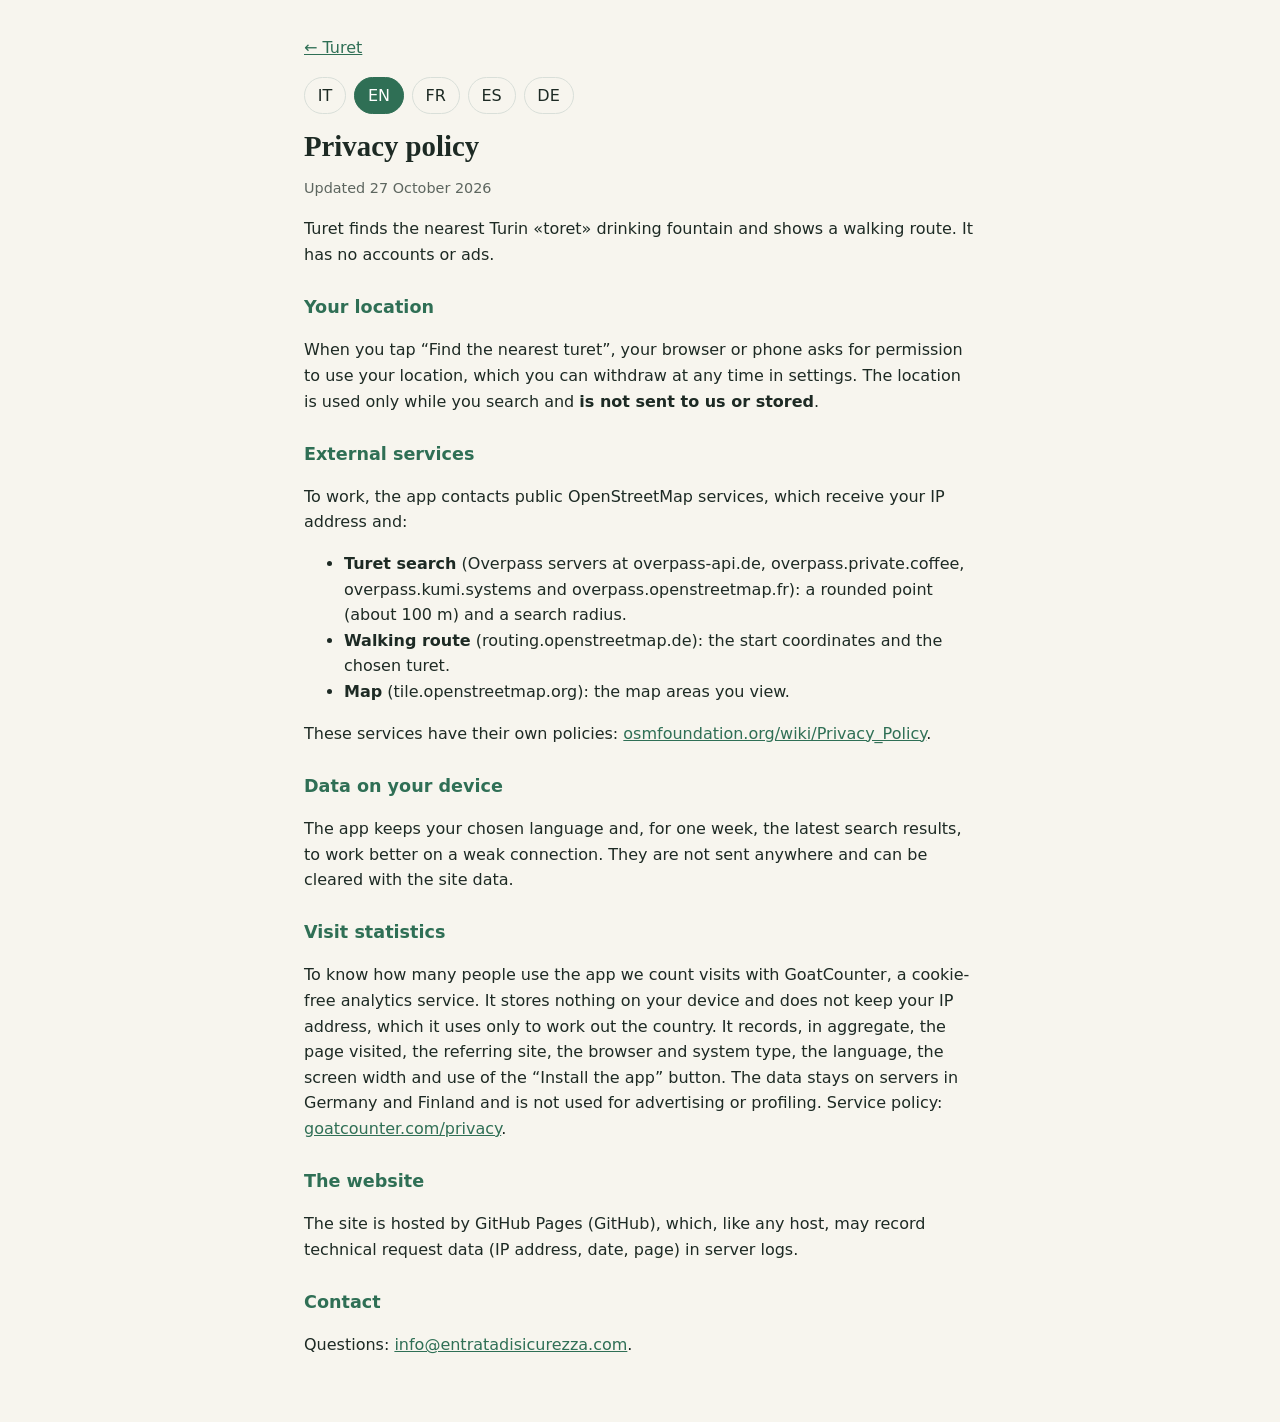
<file: privacy.html>
<!doctype html>
<html lang="it">
<head>
<meta charset="utf-8"><meta name="viewport" content="width=device-width,initial-scale=1">
<title>Turet — Privacy</title><meta name="robots" content="noindex">
<style>
:root{--carta:#f7f5ee;--testo:#1d2a24;--verde:#2f6f55;--linea:#d9dfd9}
@media (prefers-color-scheme:dark){:root{--carta:#16201b;--testo:#eaf1ec;--verde:#7cc2a1;--linea:#2c3b33}}
body{margin:0;background:var(--carta);color:var(--testo);font:1rem/1.6 system-ui,-apple-system,"Segoe UI",Roboto,sans-serif}
main{max-width:42rem;margin:0 auto;padding:1.2rem 1rem 3rem}
h1{font:700 1.8rem Georgia,serif;margin:.2rem 0 .3rem}h2{font-size:1.1rem;margin:1.6rem 0 .3rem;color:var(--verde)}
a{color:var(--verde)}nav{display:flex;gap:.5rem;margin:.6rem 0 1rem}nav button{font:inherit;padding:.3rem .8rem;border:1px solid var(--linea);border-radius:999px;background:none;color:inherit;cursor:pointer}nav button[aria-pressed=true]{background:var(--verde);color:#fff;border-color:var(--verde)}
section[hidden]{display:none}.upd{opacity:.7;font-size:.9rem}
</style>
</head>
<body><main>
<p><a href="./">← Turet</a></p>
<nav aria-label="Lingua / Language"><button data-l="it">IT</button><button data-l="en">EN</button><button data-l="fr">FR</button><button data-l="es">ES</button><button data-l="de">DE</button></nav>

<section data-l="it">
<h1>Informativa sulla privacy</h1><p class="upd">Aggiornata il 27 ottobre 2026</p>
<p>Turet trova la fontanella torinese «toret» più vicina a te e mostra il percorso a piedi. Non ha account né pubblicità.</p>
<h2>La tua posizione</h2>
<p>Se premi «Trova il turet più vicino», il browser o il telefono ti chiede il permesso di usare la posizione. Il permesso si può revocare in qualsiasi momento dalle impostazioni. La posizione viene usata solo mentre cerchi e <strong>non viene inviata a noi né salvata</strong>.</p>
<h2>Servizi esterni usati</h2>
<p>Per funzionare l’app contatta servizi pubblici di OpenStreetMap, che ricevono il tuo indirizzo IP e:</p>
<ul><li><strong>Ricerca dei turet</strong> (server Overpass di overpass-api.de, overpass.private.coffee, overpass.kumi.systems e overpass.openstreetmap.fr): un punto arrotondato (circa 100 m) e un raggio di ricerca.</li>
<li><strong>Percorso a piedi</strong> (routing.openstreetmap.de): le coordinate di partenza e del turet scelto.</li>
<li><strong>Mappa</strong> (tile.openstreetmap.org): le zone di mappa che vedi.</li></ul>
<p>Questi servizi hanno proprie informative: <a href="https://osmfoundation.org/wiki/Privacy_Policy">osmfoundation.org/wiki/Privacy_Policy</a>.</p>
<h2>Dati sul tuo dispositivo</h2>
<p>L’app conserva sul dispositivo la lingua scelta e, per una settimana, gli ultimi risultati di ricerca, per funzionare meglio con poca rete. Non vengono inviati altrove e si cancellano dai dati del sito.</p>
<h2>Statistiche di visita</h2>
<p>Per sapere quante persone usano l’app contiamo le visite con GoatCounter, un servizio di statistica senza cookie. Non salva nulla sul tuo dispositivo e non conserva il tuo indirizzo IP, che usa solo per ricavare il paese. Registra in forma aggregata la pagina visitata, il sito di provenienza, il tipo di browser e di sistema, la lingua, la larghezza dello schermo e l’uso del pulsante «Installa l’app». I dati restano su server in Germania e Finlandia e non servono per pubblicità o profilazione. Informativa del servizio: <a href="https://www.goatcounter.com/privacy">goatcounter.com/privacy</a>.</p>
<h2>Il sito</h2>
<p>Il sito è ospitato da GitHub Pages (GitHub), che come ogni hosting può registrare i dati tecnici delle richieste (indirizzo IP, data, pagina) nei log del server.</p>
<h2>Contatti</h2>
<p>Per domande: <a href="mailto:info@entratadisicurezza.com">info@entratadisicurezza.com</a>.</p>
</section>

<section data-l="en" hidden>
<h1>Privacy policy</h1><p class="upd">Updated 27 October 2026</p>
<p>Turet finds the nearest Turin «toret» drinking fountain and shows a walking route. It has no accounts or ads.</p>
<h2>Your location</h2>
<p>When you tap “Find the nearest turet”, your browser or phone asks for permission to use your location, which you can withdraw at any time in settings. The location is used only while you search and <strong>is not sent to us or stored</strong>.</p>
<h2>External services</h2>
<p>To work, the app contacts public OpenStreetMap services, which receive your IP address and:</p>
<ul><li><strong>Turet search</strong> (Overpass servers at overpass-api.de, overpass.private.coffee, overpass.kumi.systems and overpass.openstreetmap.fr): a rounded point (about 100 m) and a search radius.</li>
<li><strong>Walking route</strong> (routing.openstreetmap.de): the start coordinates and the chosen turet.</li>
<li><strong>Map</strong> (tile.openstreetmap.org): the map areas you view.</li></ul>
<p>These services have their own policies: <a href="https://osmfoundation.org/wiki/Privacy_Policy">osmfoundation.org/wiki/Privacy_Policy</a>.</p>
<h2>Data on your device</h2>
<p>The app keeps your chosen language and, for one week, the latest search results, to work better on a weak connection. They are not sent anywhere and can be cleared with the site data.</p>
<h2>Visit statistics</h2>
<p>To know how many people use the app we count visits with GoatCounter, a cookie-free analytics service. It stores nothing on your device and does not keep your IP address, which it uses only to work out the country. It records, in aggregate, the page visited, the referring site, the browser and system type, the language, the screen width and use of the “Install the app” button. The data stays on servers in Germany and Finland and is not used for advertising or profiling. Service policy: <a href="https://www.goatcounter.com/privacy">goatcounter.com/privacy</a>.</p>
<h2>The website</h2>
<p>The site is hosted by GitHub Pages (GitHub), which, like any host, may record technical request data (IP address, date, page) in server logs.</p>
<h2>Contact</h2>
<p>Questions: <a href="mailto:info@entratadisicurezza.com">info@entratadisicurezza.com</a>.</p>
</section>

<section data-l="fr" hidden>
<h1>Politique de confidentialité</h1><p class="upd">Mise à jour le 27 octobre 2026</p>
<p>Turet trouve la fontaine turinoise « toret » la plus proche et affiche l’itinéraire à pied. Il n’y a ni compte ni publicité.</p>
<h2>Votre position</h2>
<p>Lorsque vous touchez « Trouver le turet le plus proche », votre navigateur ou téléphone demande l’autorisation d’utiliser la position, que vous pouvez retirer à tout moment dans les réglages. La position n’est utilisée que pendant la recherche et <strong>n’est ni envoyée à nous ni conservée</strong>.</p>
<h2>Services externes</h2>
<p>Pour fonctionner, l’application contacte des services publics d’OpenStreetMap, qui reçoivent votre adresse IP et :</p>
<ul><li><strong>Recherche des turets</strong> (serveurs Overpass overpass-api.de, overpass.private.coffee, overpass.kumi.systems et overpass.openstreetmap.fr) : un point arrondi (environ 100 m) et un rayon de recherche.</li>
<li><strong>Itinéraire à pied</strong> (routing.openstreetmap.de) : les coordonnées de départ et du turet choisi.</li>
<li><strong>Carte</strong> (tile.openstreetmap.org) : les zones de carte affichées.</li></ul>
<p>Ces services ont leurs propres politiques : <a href="https://osmfoundation.org/wiki/Privacy_Policy">osmfoundation.org/wiki/Privacy_Policy</a>.</p>
<h2>Données sur votre appareil</h2>
<p>L’application conserve la langue choisie et, pendant une semaine, les derniers résultats de recherche, pour mieux fonctionner avec un réseau faible. Ils ne sont envoyés nulle part et s’effacent avec les données du site.</p>
<h2>Statistiques de visite</h2>
<p>Pour savoir combien de personnes utilisent l’application, nous comptons les visites avec GoatCounter, un service de statistiques sans cookies. Il n’enregistre rien sur votre appareil et ne conserve pas votre adresse IP, qu’il utilise seulement pour déterminer le pays. Il enregistre de façon agrégée la page visitée, le site d’origine, le type de navigateur et de système, la langue, la largeur de l’écran et l’utilisation du bouton « Installer l’application ». Les données restent sur des serveurs en Allemagne et en Finlande et ne servent ni à la publicité ni au profilage. Politique du service : <a href="https://www.goatcounter.com/privacy">goatcounter.com/privacy</a>.</p>
<h2>Le site</h2>
<p>Le site est hébergé par GitHub Pages (GitHub), qui, comme tout hébergeur, peut enregistrer des données techniques des requêtes (adresse IP, date, page) dans ses journaux.</p>
<h2>Contact</h2>
<p>Questions : <a href="mailto:info@entratadisicurezza.com">info@entratadisicurezza.com</a>.</p>
</section>
<section data-l="es" hidden><h1>Política de privacidad</h1><p class="upd">Actualizada el 27 de octubre de 2026</p>
<p>Turet encuentra la fuente turinesa «toret» más cercana y muestra la ruta a pie. No tiene cuentas ni publicidad.</p>
<h2>Tu ubicación</h2>
<p>Cuando pulsas «Encontrar el turet más cercano», tu navegador o teléfono te pide permiso para usar la ubicación, que puedes retirar en cualquier momento en los ajustes. La ubicación solo se usa mientras buscas y <strong>no se nos envía ni se guarda</strong>.</p>
<h2>Servicios externos</h2>
<p>Para funcionar, la aplicación contacta con servicios públicos de OpenStreetMap, que reciben tu dirección IP y:</p>
<ul><li><strong>Búsqueda de turets</strong> (servidores Overpass: overpass-api.de, overpass.private.coffee, overpass.kumi.systems, overpass.openstreetmap.fr): un punto redondeado (unos 100 m) y un radio de búsqueda.</li>
<li><strong>Ruta a pie</strong> (routing.openstreetmap.de): las coordenadas de salida y del turet elegido.</li>
<li><strong>Mapa</strong> (tile.openstreetmap.org): las zonas del mapa que ves.</li></ul>
<p>Estos servicios tienen sus propias políticas: <a href="https://osmfoundation.org/wiki/Privacy_Policy">osmfoundation.org/wiki/Privacy_Policy</a>.</p>
<h2>Datos en tu dispositivo</h2>
<p>La aplicación guarda en el dispositivo el idioma elegido y, durante una semana, los últimos resultados de búsqueda, para funcionar mejor con poca cobertura. No se envían a ningún sitio y se borran con los datos del sitio.</p>
<h2>Estadísticas de visitas</h2>
<p>Para saber cuántas personas usan la aplicación contamos las visitas con GoatCounter, un servicio de estadísticas sin cookies. No guarda nada en tu dispositivo y no conserva tu dirección IP, que solo usa para deducir el país. Registra de forma agregada la página visitada, el sitio de procedencia, el tipo de navegador y de sistema, el idioma, el ancho de la pantalla y el uso del botón «Instalar la aplicación». Los datos quedan en servidores de Alemania y Finlandia y no se usan para publicidad ni para elaborar perfiles. Política del servicio: <a href="https://www.goatcounter.com/privacy">goatcounter.com/privacy</a>.</p>
<h2>El sitio web</h2>
<p>El sitio está alojado en GitHub Pages (GitHub), que, como cualquier alojamiento, puede registrar datos técnicos de las solicitudes (dirección IP, fecha, página) en sus registros.</p>
<h2>Contacto</h2>
<p>Preguntas: <a href="mailto:info@entratadisicurezza.com">info@entratadisicurezza.com</a>.</p></section>
<section data-l="de" hidden><h1>Datenschutzerklärung</h1><p class="upd">Stand: 27. Oktober 2026</p>
<p>Turet findet den nächsten Turiner „Toret“-Brunnen und zeigt den Fußweg. Es gibt keine Konten und keine Werbung.</p>
<h2>Dein Standort</h2>
<p>Wenn du „Nächsten Turet finden“ antippst, fragt dein Browser oder Telefon nach der Erlaubnis, den Standort zu nutzen; du kannst sie jederzeit in den Einstellungen widerrufen. Der Standort wird nur während der Suche verwendet und <strong>weder an uns gesendet noch gespeichert</strong>.</p>
<h2>Externe Dienste</h2>
<p>Zum Funktionieren ruft die App öffentliche Dienste von OpenStreetMap auf, die deine IP-Adresse erhalten und dazu:</p>
<ul><li><strong>Suche nach Turets</strong> (Overpass-Server: overpass-api.de, overpass.private.coffee, overpass.kumi.systems, overpass.openstreetmap.fr): einen gerundeten Punkt (ca. 100 m) und einen Suchradius.</li>
<li><strong>Fußweg</strong> (routing.openstreetmap.de): die Startkoordinaten und den gewählten Turet.</li>
<li><strong>Karte</strong> (tile.openstreetmap.org): die angezeigten Kartenausschnitte.</li></ul>
<p>Diese Dienste haben eigene Datenschutzrichtlinien: <a href="https://osmfoundation.org/wiki/Privacy_Policy">osmfoundation.org/wiki/Privacy_Policy</a>.</p>
<h2>Daten auf deinem Gerät</h2>
<p>Die App speichert auf dem Gerät die gewählte Sprache und eine Woche lang die letzten Suchergebnisse, damit sie bei schwacher Verbindung besser funktioniert. Sie werden nirgendwohin gesendet und lassen sich über die Websitedaten löschen.</p>
<h2>Besuchsstatistik</h2>
<p>Um zu wissen, wie viele Menschen die App nutzen, zählen wir Besuche mit GoatCounter, einem Statistikdienst ohne Cookies. Er speichert nichts auf deinem Gerät und behält deine IP-Adresse nicht; sie dient nur zur Bestimmung des Landes. Erfasst werden zusammengefasst die besuchte Seite, die verweisende Website, Browser- und Systemtyp, Sprache, Bildschirmbreite und die Nutzung der Schaltfläche „App installieren“. Die Daten liegen auf Servern in Deutschland und Finnland und werden nicht für Werbung oder Profilbildung verwendet. Datenschutz des Dienstes: <a href="https://www.goatcounter.com/privacy">goatcounter.com/privacy</a>.</p>
<h2>Die Website</h2>
<p>Die Website wird von GitHub Pages (GitHub) gehostet, das wie jeder Hoster technische Anfragedaten (IP-Adresse, Datum, Seite) in Server-Logs speichern kann.</p>
<h2>Kontakt</h2>
<p>Fragen: <a href="mailto:info@entratadisicurezza.com">info@entratadisicurezza.com</a>.</p></section>
</main>
<script>
(function(){var L=['it','en','fr','es','de'],l=null;try{l=localStorage.getItem('turet.lang')}catch(e){}
if(L.indexOf(l)<0){l='en';for(var i=0;i<(navigator.languages||[]).length;i++){var c=navigator.languages[i].slice(0,2).toLowerCase();if(L.indexOf(c)>=0){l=c;break}}}
function show(x){document.documentElement.lang=x;document.querySelectorAll('section').forEach(function(s){s.hidden=s.dataset.l!==x});document.querySelectorAll('nav button').forEach(function(b){b.setAttribute('aria-pressed',String(b.dataset.l===x))})}
document.querySelectorAll('nav button').forEach(function(b){b.addEventListener('click',function(){show(b.dataset.l)})});show(l)})();
</script>
</body></html>
</file>
